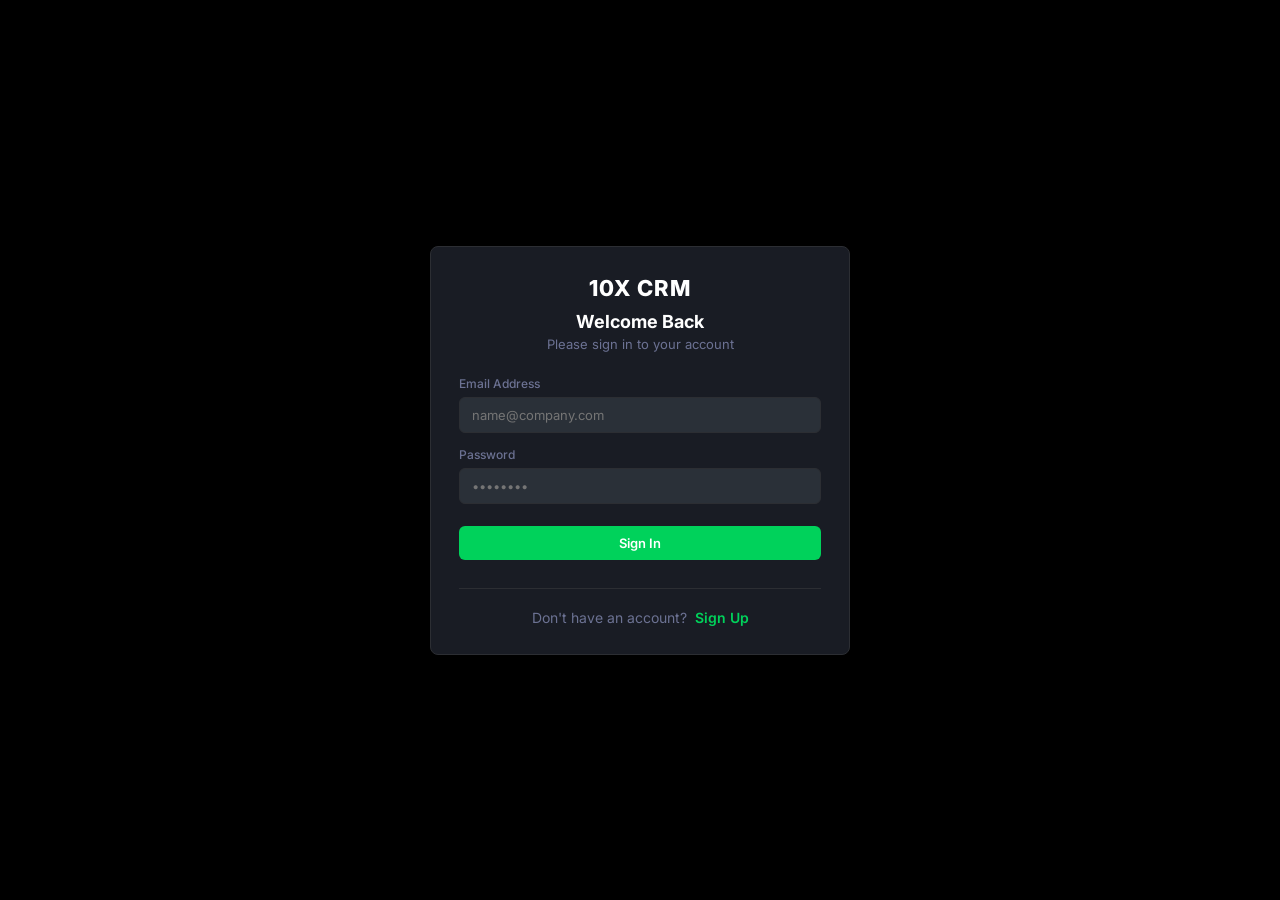
<file: index.html>
<!DOCTYPE html>
<html lang="en" data-theme="dark">

<head>
    <meta charset="UTF-8">
    <meta name="viewport" content="width=device-width, initial-scale=1.0">
    <title>10X CRM - Login</title>
    <link rel="stylesheet" href="css/style.css">
</head>

<body>
    <div class="auth-container">
        <div class="auth-card">
            <div class="auth-header">
                <a href="dashboard.html" class="logo-text">10X CRM</a>
                <h1 class="auth-title">Welcome Back</h1>
                <p class="auth-subtitle">Please sign in to your account</p>
            </div>
            <form id="form-signin" novalidate>
                <div class="form-group">
                    <label>Email Address</label>
                    <input id="signinEmail" type="email" class="form-control" placeholder="name@company.com">
                    <small id="signinEmailError" class="field-error-msg"></small>
                </div>
                <div class="form-group">
                    <label>Password</label>
                    <input id="signinPassword" type="password" class="form-control" placeholder="••••••••">
                    <small id="signinPasswordError" class="field-error-msg"></small>
                </div>
                <button type="submit" class="btn-primary">Sign In</button>
            </form>
            <div class="auth-footer">
                Don't have an account? <a href="signup.html">Sign Up</a>
            </div>
        </div>
    </div>

    <!-- Custom Alert Modal -->
    <div class="modal" id="appAlertModal">
        <div class="modal-content">
            <div class="modal-header">
                <h3 class="section-title" id="alertModalTitle">Notification</h3>
                <button type="button" class="modal-close-btn" onclick="closeAlertModal()">✖</button>
            </div>
            <p class="modal-message" id="alertModalMessage"></p>
            <div class="modal-actions">
                <button type="button" class="btn-primary btn-auto-width" onclick="closeAlertModal()">OK</button>
            </div>
        </div>
    </div>

    <script src="js/storage.js"></script>
    <script src="js/auth.js"></script>
</body>

</html>
</file>
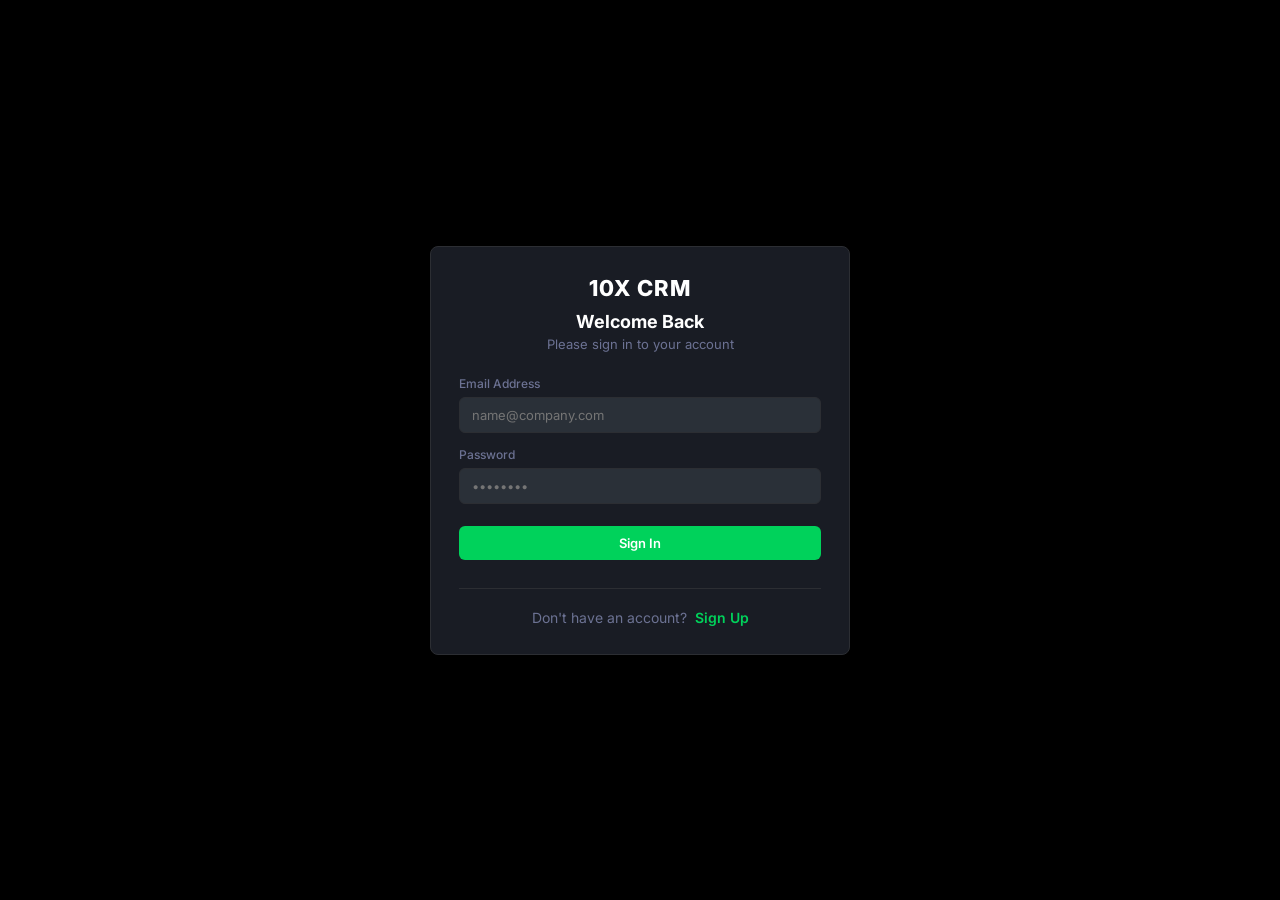
<file: clients.html>
<!DOCTYPE html>
<html lang="en" data-theme="dark">

<head>
    <meta charset="UTF-8">
    <meta name="viewport" content="width=device-width, initial-scale=1.0">
    <title>10X CRM - Clients</title>
    <link rel="stylesheet" href="css/style.css">
    <script src="js/guard.js"></script>
    <script src="js/storage.js"></script>
</head>

<body>
    <div class="app-container">

        <!-- Sidebar -->
        <aside class="sidebar">
            <div>
                <a href="dashboard.html" class="logo-text">10X CRM</a>
                <nav class="sidebar-nav">
                    <a href="dashboard.html" class="nav-link">📊 Dashboard</a>
                    <a href="clients.html" class="nav-link active">👥 Clients</a>
                    <a href="profile.html" class="nav-link">👤 Profile</a>
                </nav>
            </div>
            <div class="sidebar-clock">
                <span class="clock-label">⏰ Live Time</span>
                <span id="sidebarClock" class="clock-time">00:00:00</span>
            </div>
            <div class="sidebar-bottom">
                <div class="sidebar-theme-wrapper">
                    <div class="theme-switch-container">
                        <span class="theme-switch-label" id="sidebarThemeLabel">🌙 Theme</span>
                        <label class="theme-switch">
                            <input type="checkbox" id="sidebarThemeToggle" onchange="toggleThemeSlider(this.checked)">
                            <span class="slider"></span>
                        </label>
                    </div>
                </div>
                <div>
                    <a href="index.html" class="logout-btn" onclick="logout()">🚪 Logout</a>
                </div>
            </div>
        </aside>

        <!-- Main -->
        <main class="main-content">

            <!-- Page Header -->
            <div class="page-header">
                <h2>Clients</h2>
                <div style="display: flex; gap: 10px;">
                    <button class="btn-secondary btn-auto-width" onclick="resetClientsData()" title="Reset data from API">🔄 Reset Data</button>
                    <button class="btn-primary btn-auto-width" onclick="openAddClientModal()">+ Add Client</button>
                </div>
            </div>

            <!-- Toolbar: Search + Filter Chips + Sort -->
            <div class="clients-toolbar">
                <div class="toolbar-left">

                    <!-- Search -->
                    <div class="search-wrapper">
                        <span class="search-icon">🔍</span>
                        <input type="text" id="searchInput" class="form-control search-input" placeholder="Search...">
                    </div>

                    <!-- Filter Chips -->
                    <div class="filter-chips">
                        <button name="all" class="chip chip-active">All</button>
                        <button name="lead" class="chip">Lead</button>
                        <button name="contacted" class="chip">Contacted</button>
                        <button name="won" class="chip">Won</button>
                        <button name="lost" class="chip">Lost</button>
                    </div>

                </div>

                <!-- Sort -->
                <select class="form-control sort-select">
                    <option value="newest">Newest First</option>
                    <option value="oldest">Oldest First</option>
                    <option value="name_asc">Name A–Z</option>
                    <option value="deal_desc">Deal ↓</option>
                </select>
            </div>

            <!-- Clients Zone — JS fills this -->
            <div id="clientsZone"></div>

        </main>
    </div>

    <!-- Modal for adding new client -->
    <div class="modal" id="addClientModal">
        <div class="modal-content">
            <div class="modal-header">
                <h3 class="section-title">Add New Client</h3>
                <button type="button" class="modal-close-btn" onclick="closeAddClientModal()">✖</button>
            </div>
            <form id="addClientForm" onsubmit="handleAddClient(event)">
                <div class="form-group">
                    <label>First Name</label>
                    <input type="text" id="newFirstName" class="form-control" required placeholder="John">
                </div>
                <div class="form-group">
                    <label>Last Name</label>
                    <input type="text" id="newLastName" class="form-control" required placeholder="Doe">
                </div>
                <div class="form-group">
                    <label>Email</label>
                    <input type="email" id="newEmail" class="form-control" required placeholder="john@example.com">
                </div>
                <div class="form-group">
                    <label>Phone</label>
                    <input type="text" id="newPhone" class="form-control" required placeholder="+1 234 567 890">
                </div>
                <div class="form-group">
                    <label>Company</label>
                    <input type="text" id="newCompany" class="form-control" required placeholder="Acme Corp">
                </div>
                <div class="form-group">
                    <label>Deal Value ($)</label>
                    <input type="number" id="newDealValue" class="form-control" required placeholder="1500">
                </div>
                <div class="form-group">
                    <label>Status</label>
                    <select id="newStatus" class="form-control">
                        <option value="lead">Lead</option>
                        <option value="contacted">Contacted</option>
                        <option value="won">Won</option>
                        <option value="lost">Lost</option>
                    </select>
                </div>
                <button type="submit" class="btn-primary">Add Client</button>
            </form>
        </div>
    </div>

    <!-- Modal for editing client details on double-click -->
    <div class="modal" id="clientInfoModal">
        <div class="modal-content">
            <div class="modal-header">
                <h3 class="section-title">Edit Client Details</h3>
                <button type="button" class="modal-close-btn" onclick="closeClientModal()">✖</button>
            </div>
            <form id="editClientForm" onsubmit="saveClientEdits(event)">
                <div class="form-group">
                    <label>First Name</label>
                    <input type="text" id="editFirstName" class="form-control" required>
                </div>
                <div class="form-group">
                    <label>Last Name</label>
                    <input type="text" id="editLastName" class="form-control" required>
                </div>
                <div class="form-group">
                    <label>Email</label>
                    <input type="email" id="editEmail" class="form-control" required>
                </div>
                <div class="form-group">
                    <label>Phone</label>
                    <input type="text" id="editPhone" class="form-control" required>
                </div>
                <div class="form-group">
                    <label>Company</label>
                    <input type="text" id="editCompany" class="form-control" required>
                </div>
                <div class="form-group">
                    <label>Deal Value ($)</label>
                    <input type="number" id="editDealValue" class="form-control" required>
                </div>
                <div class="form-group">
                    <label>Status</label>
                    <select id="editStatus" class="form-control">
                        <option value="lead">Lead</option>
                        <option value="contacted">Contacted</option>
                        <option value="won">Won</option>
                        <option value="lost">Lost</option>
                    </select>
                </div>
                <button type="submit" class="btn-primary">Save Changes</button>
            </form>
        </div>
    </div>

    <!-- Custom Alert Modal (alert()-ის ნაცვლად) -->
    <div class="modal" id="appAlertModal">
        <div class="modal-content">
            <div class="modal-header">
                <h3 class="section-title" id="alertModalTitle">Notification</h3>
                <button type="button" class="modal-close-btn" onclick="closeAlertModal()">✖</button>
            </div>
            <p class="modal-message" id="alertModalMessage"></p>
            <div class="modal-actions">
                <button type="button" class="btn-primary btn-auto-width" onclick="closeAlertModal()">OK</button>
            </div>
        </div>
    </div>

    <!-- Custom Confirm Modal (confirm()-ის ნაცვლად) -->
    <div class="modal" id="appConfirmModal">
        <div class="modal-content">
            <div class="modal-header">
                <h3 class="section-title">Confirmation</h3>
                <button type="button" class="modal-close-btn" onclick="closeConfirmModal(false)">✖</button>
            </div>
            <p class="modal-message" id="confirmModalMessage">Are you sure?</p>
            <div class="modal-actions">
                <button type="button" class="btn-secondary" onclick="closeConfirmModal(false)">Cancel</button>
                <button type="button" class="btn-danger" onclick="closeConfirmModal(true)">Delete</button>
            </div>
        </div>
    </div>

    <script src="js/clients.js"></script>
</body>

</html>
</file>
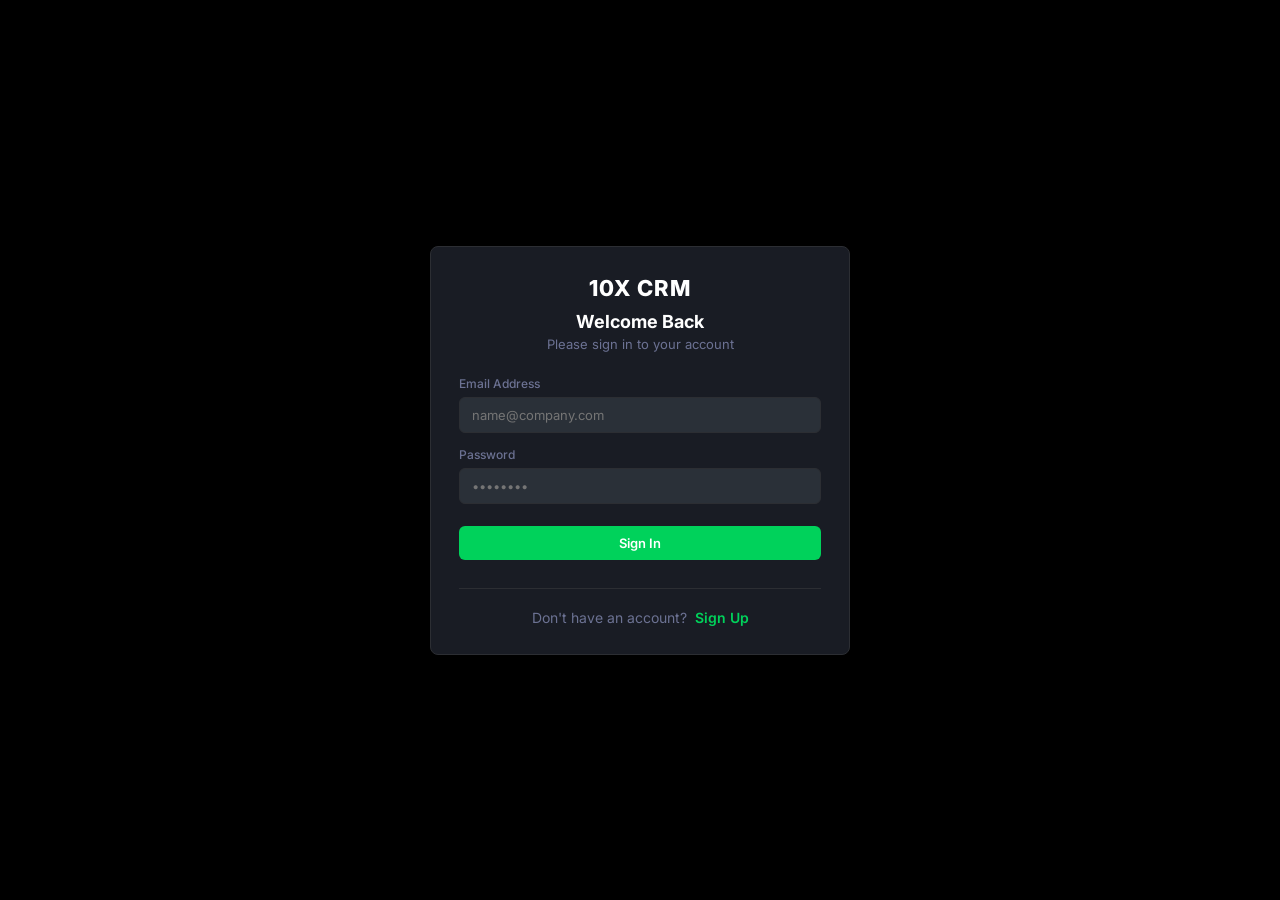
<file: dashboard.html>
<!DOCTYPE html>
<html lang="en" data-theme="dark">

<head>
    <meta charset="UTF-8">
    <meta name="viewport" content="width=device-width, initial-scale=1.0">
    <title>10X CRM - Dashboard</title>
    <link rel="stylesheet" href="css/style.css">
    <script src="js/guard.js"></script>
</head>

<body>
    <div class="app-container">
        <aside class="sidebar">
            <div>
                <a href="dashboard.html" class="logo-text">10X CRM</a>
                <nav class="sidebar-nav">
                    <a href="dashboard.html" class="nav-link active">📊 Dashboard</a>
                    <a href="clients.html" class="nav-link">👥 Clients</a>
                    <a href="profile.html" class="nav-link">👤 Profile</a>
                </nav>
            </div>
            <div class="sidebar-clock">
                <span class="clock-label">⏰ Live Time</span>
                <span id="sidebarClock" class="clock-time">00:00:00</span>
            </div>
            <div class="sidebar-bottom">
                <div class="sidebar-theme-wrapper">
                    <div class="theme-switch-container">
                        <span class="theme-switch-label" id="sidebarThemeLabel">🌙 Theme</span>
                        <label class="theme-switch">
                            <input type="checkbox" id="sidebarThemeToggle" onchange="toggleThemeSlider(this.checked)">
                            <span class="slider"></span>
                        </label>
                    </div>
                </div>
                <div>
                    <a href="index.html" class="logout-btn" onclick="logout()">🚪 Logout</a>
                </div>
            </div>
        </aside>

        <main class="main-content">
            <div class="page-header">
                <h2>Dashboard</h2>
            </div>

            <div class="stats-grid">
                <div class="stat-card">
                    <div class="stat-title">Total Clients</div>
                    <div id="total-clients" class="stat-value">0</div>
                </div>
                <div class="stat-card">
                    <div class="stat-title">Active Clients</div>
                    <div id="total-activeClients" class="stat-value">0</div>
                </div>
                <div class="stat-card">
                    <div class="stat-title">Won Revenue</div>
                    <div id="total-netRevenue" class="stat-value">$0</div>
                </div>
                <div class="stat-card">
                    <div class="stat-title">New This Week</div>
                    <div id="total-newThisWeek" class="stat-value">0</div>
                </div>
            </div>

            <h3 class="section-title">Pipeline Overview</h3>
            <div class="pipeline-grid">
                <div class="pipeline-card border-lead" onclick="filterClients('lead')">
                    <p class="stat-title">Lead</p>
                    <p class="stat-value" id="count-lead">0</p>
                </div>
                <div class="pipeline-card border-contacted" onclick="filterClients('contacted')">
                    <p class="stat-title">Contacted</p>
                    <p class="stat-value" id="count-contacted">0</p>
                </div>
                <div class="pipeline-card border-won" onclick="filterClients('won')">
                    <p class="stat-title">Won</p>
                    <p class="stat-value" id="count-won">0</p>
                </div>
                <div class="pipeline-card border-lost" onclick="filterClients('lost')">
                    <p class="stat-title">Lost</p>
                    <p class="stat-value" id="count-lost">0</p>
                </div>
            </div>

            <h3 class="section-title">Recent Clients</h3>
            <div class="table-container">
                <table>
                    <thead>
                        <tr>
                            <th>Name</th>
                            <th>Company</th>
                            <th>Deal Value</th>
                            <th>Status</th>
                        </tr>
                    </thead>
                    <tbody id="recent-clients">
                    </tbody>
                </table>
            </div>
            <div class="see-more-container">
                <a href="clients.html" class="see-more-link">See more &gt;</a>
            </div>
        </main>
    </div>
    <script src="js/storage.js"></script>
    <script src="js/dashboard.js"></script>
</body>

</html>
</file>
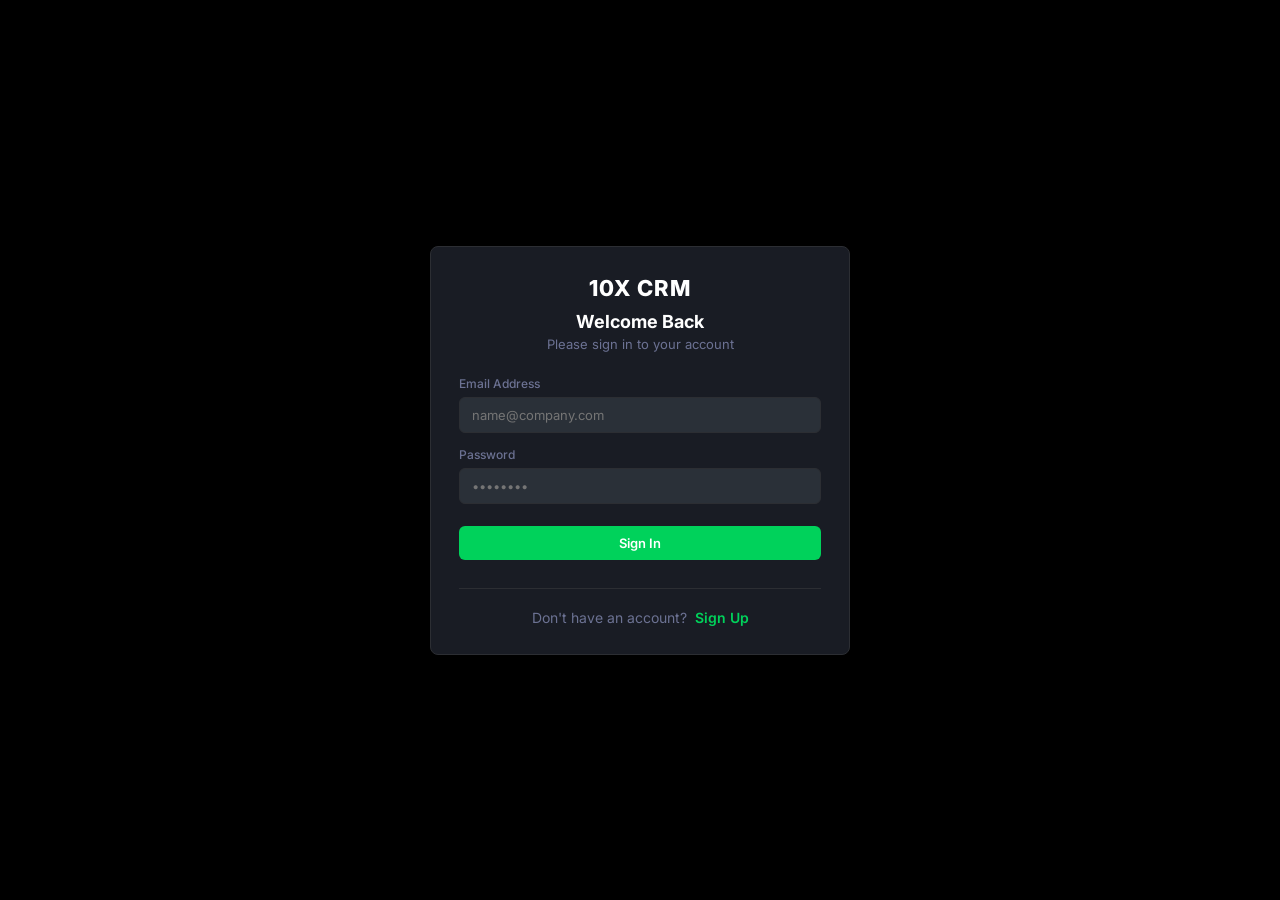
<file: profile.html>
<!DOCTYPE html>
<html lang="en" data-theme="dark">

<head>
    <meta charset="UTF-8">
    <meta name="viewport" content="width=device-width, initial-scale=1.0">
    <title>10X CRM - Profile</title>
    <link rel="stylesheet" href="css/style.css">
    <script src="js/guard.js"></script>
</head>

<body>
    <div class="app-container">
        <aside class="sidebar">
            <div>
                <a href="dashboard.html" class="logo-text">10X CRM</a>
                <nav class="sidebar-nav">
                    <a href="dashboard.html" class="nav-link">📊 Dashboard</a>
                    <a href="clients.html" class="nav-link">👥 Clients</a>
                    <a href="profile.html" class="nav-link active">👤 Profile</a>
                </nav>
            </div>
            <div class="sidebar-clock">
                <span class="clock-label">⏰ Live Time</span>
                <span id="sidebarClock" class="clock-time">00:00:00</span>
            </div>
            <div class="sidebar-bottom">
                <div class="sidebar-theme-wrapper">
                    <div class="theme-switch-container">
                        <span class="theme-switch-label" id="sidebarThemeLabel">🌙 Theme</span>
                        <label class="theme-switch">
                            <input type="checkbox" id="sidebarThemeToggle" onchange="toggleThemeSlider(this.checked)">
                            <span class="slider"></span>
                        </label>
                    </div>
                </div>
                <div>
                    <a href="index.html" class="logout-btn" onclick="logout()">🚪 Logout</a>
                </div>
            </div>
        </aside>

        <main class="main-content">
            <div class="page-header">
                <h2>User Profile & Settings</h2>
            </div>

            <div class="profile-grid">
                <!-- 1. Account Information -->
                <div class="stat-card profile-info">
                    <div class="table-header-container">
                        <h3 class="section-title">Account Information</h3>
                    </div>
                    <div class="form-group">
                        <label>Full Name</label>
                        <input type="text" id="profileName" class="form-control" readonly>
                    </div>
                    <div class="form-group">
                        <label>Email Address</label>
                        <input type="email" id="profileEmail" class="form-control" readonly>
                    </div>
                    <div class="form-group">
                        <label>Phone Number</label>
                        <input type="text" id="profilePhone" class="form-control" readonly placeholder="Not provided">
                    </div>
                    <div class="form-group">
                        <label>Company</label>
                        <input type="text" id="profileCompany" class="form-control" readonly>
                    </div>
                    <div class="profile-actions-bottom">
                        <button type="button" class="btn-primary btn-auto-width" onclick="openEditProfileModal()">Edit Profile</button>
                    </div>
                </div>

                <!-- 2. Theme Settings -->
                <div class="stat-card">
                    <h3 class="section-title">Theme Settings</h3>
                    <div class="form-group">
                        <label>Select Site Theme</label>
                        <select class="form-control" id="themeSelect" onchange="changeTheme(this.value)">
                            <option value="dark">Dark Mode</option>
                            <option value="light">Light Mode</option>
                        </select>
                    </div>
                </div>

                <!-- 3. Change Password -->
                <div class="stat-card">
                    <h3 class="section-title">Change Password</h3>
                    <form id="changePasswordForm" onsubmit="changePassword(event)">
                        <div class="form-group">
                            <label>Current Password</label>
                            <input type="password" id="currentPassword" class="form-control" required>
                        </div>
                        <div class="form-group">
                            <label>New Password</label>
                            <input type="password" id="newPassword" class="form-control" required>
                        </div>
                        <div class="form-group">
                            <label>Confirm New Password</label>
                            <input type="password" id="confirmNewPassword" class="form-control" required>
                        </div>
                        <small id="profilePasswordError" class="error-text"></small>
                        <button type="submit" class="btn-primary">Update Password</button>
                    </form>
                </div>
            </div>
        </main>
    </div>

    <!-- Modal for editing profile details -->
    <div class="modal" id="editProfileModal">
        <div class="modal-content">
            <div class="modal-header">
                <h3 class="section-title">Edit Profile Information</h3>
                <button type="button" class="modal-close-btn" onclick="closeEditProfileModal()">✖</button>
            </div>
            <form id="editProfileForm" onsubmit="saveProfileEdits(event)">
                <div class="form-group">
                    <label>Full Name</label>
                    <input type="text" id="editProfileName" class="form-control" required minlength="3">
                </div>
                <div class="form-group">
                    <label>Phone Number</label>
                    <input type="text" id="editProfilePhone" class="form-control" placeholder="+995 599 00 00 00">
                </div>
                <div class="form-group">
                    <label>Company Name</label>
                    <input type="text" id="editProfileCompany" class="form-control" required>
                </div>
                <button type="submit" class="btn-primary">Save Changes</button>
            </form>
        </div>
    </div>

    <!-- Custom Alert Modal (Alert-ის ნაცვლად) -->
    <div class="modal" id="appAlertModal">
        <div class="modal-content">
            <div class="modal-header">
                <h3 class="section-title" id="alertModalTitle">Notification</h3>
                <button type="button" class="modal-close-btn" onclick="closeAlertModal()">✖</button>
            </div>
            <p class="modal-message" id="alertModalMessage"></p>
            <div class="modal-actions">
                <button type="button" class="btn-primary btn-auto-width" onclick="closeAlertModal()">OK</button>
            </div>
        </div>
    </div>

    <script src="js/storage.js"></script>
    <script src="js/profile.js"></script>
</body>

</html>
</file>
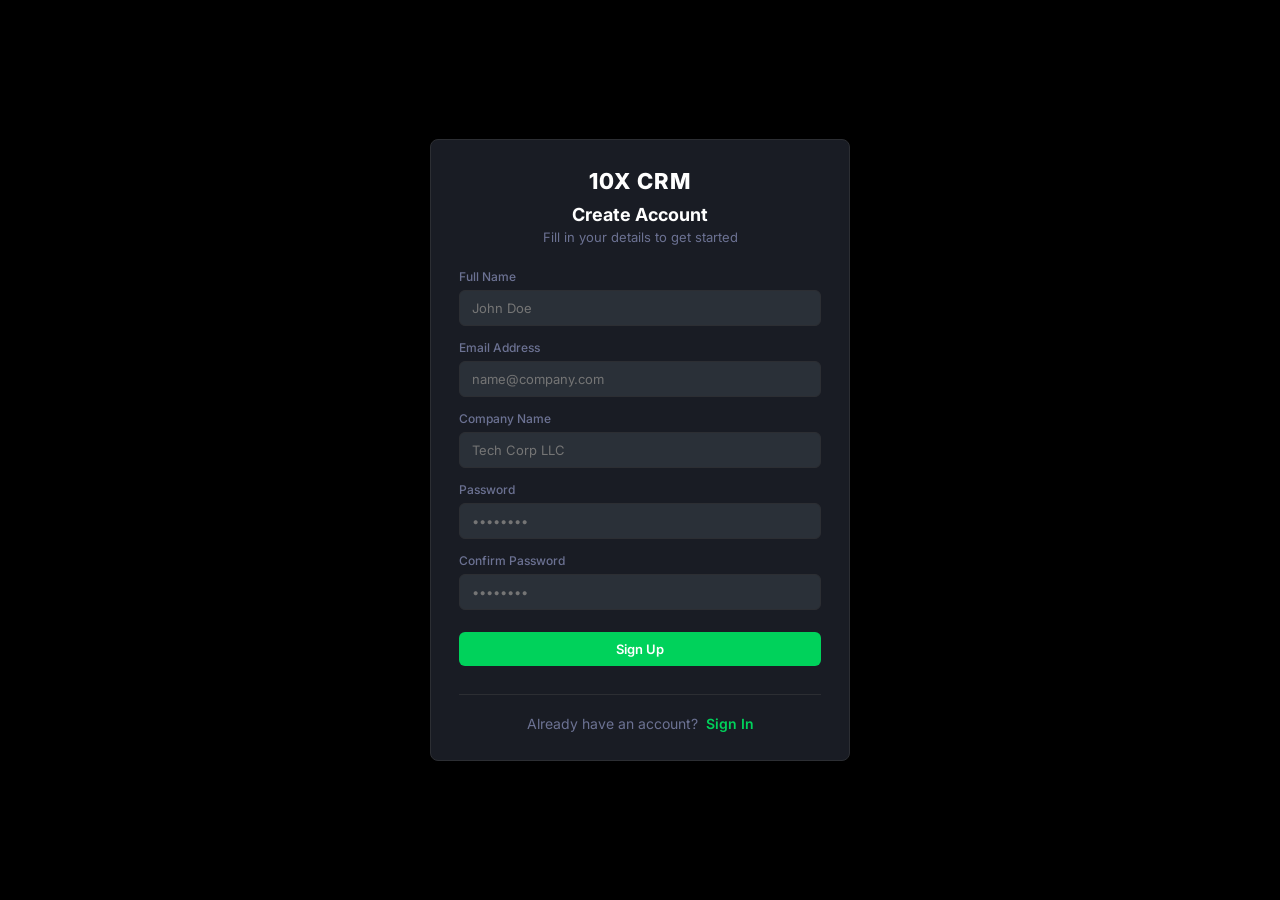
<file: signup.html>
<!DOCTYPE html>
<html lang="en" data-theme="dark">

<head>
    <meta charset="UTF-8">
    <meta name="viewport" content="width=device-width, initial-scale=1.0">
    <title>10X CRM - Sign Up</title>
    <link rel="stylesheet" href="css/style.css">
</head>

<body>
    <div class="auth-container">
        <div class="auth-card">
            <div class="auth-header">
                <a href="dashboard.html" class="logo-text">10X CRM</a>
                <h1 class="auth-title">Create Account</h1>
                <p class="auth-subtitle">Fill in your details to get started</p>
            </div>

            <form id="signupForm" novalidate>
                <div class="form-group">
                    <label>Full Name</label>
                    <input type="text" id="fullName" class="form-control" placeholder="John Doe">
                    <small id="fullNameError" class="field-error-msg"></small>
                </div>
                <div class="form-group">
                    <label>Email Address</label>
                    <input type="email" id="email" class="form-control" placeholder="name@company.com">
                    <small id="emailError" class="field-error-msg"></small>
                </div>
                <div class="form-group">
                    <label>Company Name</label>
                    <input type="text" id="company" class="form-control" placeholder="Tech Corp LLC">
                    <small id="companyError" class="field-error-msg"></small>
                </div>
                <div class="form-group">
                    <label>Password</label>
                    <div class="password-wrapper" id="passwordWrapper">
                        <input type="password" id="password" class="form-control" placeholder="••••••••">
                    </div>
                    <small id="passwordError" class="field-error-msg"></small>
                </div>
                <div class="form-group">
                    <label>Confirm Password</label>
                    <input type="password" id="confirmPassword" class="form-control" placeholder="••••••••">
                    <small id="confirmPasswordError" class="field-error-msg"></small>
                </div>

                <button type="submit" class="btn-primary">Sign Up</button>
            </form>

            <div class="auth-footer">
                Already have an account? <a href="index.html">Sign In</a>
            </div>
        </div>
    </div>

    <!-- Custom Alert Modal -->
    <div class="modal" id="appAlertModal">
        <div class="modal-content">
            <div class="modal-header">
                <h3 class="section-title" id="alertModalTitle">Notification</h3>
                <button type="button" class="modal-close-btn" onclick="closeAlertModal()">✖</button>
            </div>
            <p class="modal-message" id="alertModalMessage"></p>
            <div class="modal-actions">
                <button type="button" class="btn-primary btn-auto-width" onclick="closeAlertModal()">OK</button>
            </div>
        </div>
    </div>

    <script src="js/storage.js"></script>
    <script src="js/auth.js"></script>
</body>

</html>
</file>
<file: css/style.css>
@import url("https://fonts.googleapis.com/css2?family=Inter:wght@300;400;500;600;700&display=swap");

/* Dark Theme (Corona Admin Inspired) */
:root[data-theme="dark"] {
  --bg-main: #000000;
  --bg-card: #191c24;
  --bg-sidebar: #111317;
  --bg-active-nav: #0f1015;
  --border-color: #2c2e33;
  --text-primary: #ffffff;
  --text-secondary: #6c7293;
  --accent-color: #00d25b;
  --accent-hover: #00b34d;
  --input-bg: #2a3038;
  --shadow: 0 5px 10px rgba(0, 0, 0, 0.5);

  --status-lead: #0976a5;
  --status-contacted: #ffab00;
  --status-won: #00d25b;
  --status-lost: #fc424a;
}
.flex {
  display: flex;
}
.flex-group {
  display: flex;
  justify-content: space-between;
}
/* Light Theme (Linear & Stripe Inspired) */
:root[data-theme="light"] {
  --bg-main: #f8fafc;
  --bg-card: #ffffff;
  --bg-sidebar: #ffffff;
  --bg-active-nav: #e0e7ff; /* ღია იასამნისფერი აქტიური ნავიგაციისთვის */
  --border-color: #e2e8f0;
  --text-primary: #0f172a;
  --text-secondary: #64748b;
  --accent-color: #4f46e5; /* Linear/Stripe style indigo */
  --accent-hover: #4338ca;
  --input-bg: #f1f5f9;
  --shadow: 0 4px 6px -1px rgba(0, 0, 0, 0.05);

  --status-lead: #2563eb;
  --status-contacted: #d97706;
  --status-won: #10b981;
  --status-lost: #ef4444;
}

* {
  margin: 0;
  padding: 0;
  box-sizing: border-box;
  font-family: "Inter", sans-serif;
  transition:
    background-color 0.2s,
    color 0.2s,
    border-color 0.2s;
}

/* Custom Scrollbars (No third party libraries) */
::-webkit-scrollbar {
  width: 6px;
  height: 6px;
}
::-webkit-scrollbar-track {
  background: var(--bg-main);
}
::-webkit-scrollbar-thumb {
  background: var(--border-color);
  border-radius: 3px;
}
::-webkit-scrollbar-thumb:hover {
  background: var(--text-secondary);
}

body {
  background-color: var(--bg-main);
  color: var(--text-primary);
  min-height: 100vh;
  overflow-x: hidden;
}

/* Auth Layout */
.auth-container {
  display: flex;
  justify-content: center;
  align-items: center;
  min-height: 100vh;
  padding: 20px;
}

.auth-card {
  background-color: var(--bg-card);
  border: 1px solid var(--border-color);
  border-radius: 8px;
  padding: 28px;
  width: 100%;
  max-width: 420px;
  box-shadow: var(--shadow);
}

.auth-header {
  text-align: center;
  margin-bottom: 24px;
}

.logo-text {
  font-size: 22px;
  font-weight: 800;
  letter-spacing: 1px;
  color: var(--text-primary);
  display: inline-block;
  cursor: default;
}

.auth-title {
  font-size: 18px;
  margin-top: 10px;
  color: var(--text-primary);
}

.auth-subtitle {
  font-size: 13px;
  color: var(--text-secondary);
  margin-top: 4px;
}

.form-group {
  margin-bottom: 14px;
}

#themeSelect {
  width: 140px;
}

.form-group label {
  display: block;
  font-size: 12px;
  font-weight: 500;
  color: var(--text-secondary);
  margin-bottom: 6px;
}

.form-control {
  width: 100%;
  padding: 9px 12px;
  background-color: var(--input-bg);
  border: 1px solid var(--border-color);
  border-radius: 6px;
  color: var(--text-primary);
  font-size: 13px;
  outline: none;
}

.form-control:focus {
  border-color: var(--accent-color);
}
.form-control:focus::placeholder {
  opacity: 0;
}

.btn-primary {
  width: 100%;
  padding: 9px 14px;
  background-color: var(--accent-color);
  color: white;
  border: none;
  border-radius: 6px;
  font-weight: 600;
  font-size: 13px;
  cursor: pointer;
  margin-top: 8px;
}

.btn-primary:hover {
  background-color: var(--accent-hover);
}

.btn-auto-width {
  width: auto;
  padding: 10px 20px;
}

.auth-footer {
  text-align: center;
  margin-top: 28px;
  padding-top: 20px;
  border-top: 1px solid var(--border-color);
  font-size: 14px;
  color: var(--text-secondary);
  display: flex;
  align-items: center;
  justify-content: center;
  gap: 8px;
}

.auth-footer a {
  color: var(--accent-color);
  text-decoration: none;
  font-weight: 600;
}

.auth-footer a:hover {
  text-decoration: underline;
}

.form-control.input-error {
  border-color: var(--status-lost) !important;
  background-color: rgba(252, 66, 74, 0.06);
}

.field-error-msg {
  color: var(--status-lost);
  font-size: 12px;
  font-weight: 500;
  margin-top: 5px;
  display: none;
  align-items: center;
  gap: 4px;
  line-height: 1.3;
}

.field-error-msg.visible {
  display: flex;
}

.field-error-msg::before {
  content: "⚠️";
  font-size: 11px;
}

.error-text {
  color: var(--status-lost);
  font-size: 12px;
  margin-top: 6px;
  display: none;
}

/* App Layout */
.app-container {
  display: flex;
  min-height: 100vh;
}

.sidebar {
  width: 215px;
  background-color: var(--bg-sidebar);
  border-right: 1px solid var(--border-color);
  padding: 18px 12px;
  display: flex;
  flex-direction: column;
  justify-content: space-between;
}

.sidebar-nav {
  display: flex;
  flex-direction: column;
  gap: 6px;
  margin-top: 24px;
}

.nav-link {
  display: flex;
  align-items: center;
  gap: 10px;
  padding: 9px 12px;
  color: var(--text-secondary);
  text-decoration: none;
  border-radius: 6px;
  font-weight: 500;
  font-size: 13px;
}

/* Navigation Light / Dark fix */
.nav-link:hover,
.nav-link.active {
  background-color: var(--bg-active-nav);
  color: var(--accent-color);
  border-left: 3px solid var(--accent-color);
  font-weight: 600;
  padding: 9px 10px;
}

/* Sidebar Live Clock */
.sidebar-clock {
  margin-top: auto;
  margin-bottom: 12px;
  padding: 10px 14px;
  background-color: var(--input-bg);
  border: 1px solid var(--border-color);
  border-radius: 8px;
  display: flex;
  align-items: center;
  justify-content: space-between;
}

.sidebar-clock .clock-label {
  display: flex;
  align-items: center;
  gap: 6px;
  font-size: 13px;
  font-weight: 500;
  color: var(--text-secondary);
}

.sidebar-clock .clock-time {
  font-family: "Consolas", "Courier New", monospace;
  font-size: 14px;
  font-weight: 700;
  color: var(--accent-color);
  letter-spacing: 0.8px;
}

.sidebar-bottom {
  display: flex;
  flex-direction: column;
  gap: 12px;
  border-top: 1px solid var(--border-color);
  padding-top: 16px;
}

.theme-btn {
  display: flex;
  align-items: center;
  gap: 12px;
  padding: 10px 16px;
  background: var(--input-bg);
  border: 1px solid var(--border-color);
  color: var(--text-primary);
  cursor: pointer;
  width: 100%;
  border-radius: 6px;
  font-size: 14px;
}

.logout-btn {
  justify-content: center;
  gap: 8px;
  padding: 12px 18px;
  color: var(--status-lost);
  text-decoration: none;
  border-radius: 6px;
  font-weight: 600;
  transition: all 0.2s ease;
}

.logout-btn:hover {
  color: rgb(255, 0, 0);
}

.settings-btn {
  padding: 12px 18px;
  text-decoration: none;
  color: var(--text-secondary);
}
.settings-btn:hover {
  color: var(--accent-color);
}
.settings-btn.active {
  color: var(--accent-color);
}

.main-content {
  flex: 1;
  padding: 20px 24px;
  overflow-y: auto;
}

.page-header {
  display: flex;
  justify-content: space-between;
  align-items: center;
  margin-bottom: 20px;
}

.page-header h2 {
  font-size: 20px;
  font-weight: 700;
}

.clock-display {
  font-size: 14px;
  font-weight: 600;
  color: var(--text-secondary);
}

.stats-grid {
  display: grid;
  grid-template-columns: repeat(auto-fit, minmax(180px, 1fr));
  gap: 14px;
  margin-bottom: 20px;
}

.stat-card {
  background-color: var(--bg-card);
  border: 1px solid var(--border-color);
  padding: 14px 16px;
  border-radius: 8px;
  box-shadow: var(--shadow);
}

.stat-title {
  font-size: 12px;
  color: var(--text-secondary);
}

.stat-value {
  font-size: 20px;
  font-weight: 700;
  margin-top: 4px;
}

.section-title {
  margin-bottom: 12px;
  font-size: 15px;
  font-weight: 600;
}

.pipeline-grid {
  display: grid;
  grid-template-columns: repeat(4, 1fr);
  gap: 12px;
  margin-bottom: 20px;
}

.pipeline-card {
  background-color: var(--bg-card);
  border: 1px solid var(--border-color);
  padding: 12px 14px;
  border-radius: 8px;
  cursor: pointer;
}

.border-lead {
  border-top: 3px solid var(--status-lead);
}
.border-contacted {
  border-top: 3px solid var(--status-contacted);
}
.border-won {
  border-top: 3px solid var(--status-won);
}
.border-lost {
  border-top: 3px solid var(--status-lost);
}

.table-container {
  background-color: var(--bg-card);
  border: 1px solid var(--border-color);
  border-radius: 8px;
  max-height: 520px;
  overflow-y: auto;
}

.see-more-container {
  display: flex;
  justify-content: flex-end;
  margin-top: 10px;
}

.see-more-link {
  color: var(--accent-color);
  text-decoration: none;
  font-size: 13px;
  font-weight: 600;
  transition: color 0.2s ease;
}

.see-more-link:hover {
  text-decoration: underline;
}

table {
  width: 100%;
  border-collapse: collapse;
  text-align: left;
}

th,
td {
  padding: 10px 14px;
  border-bottom: 1px solid var(--border-color);
  font-size: 13px;
}

th {
  color: var(--text-secondary);
  font-weight: 500;
  background-color: var(--input-bg);
  position: sticky;
  top: 0;
  z-index: 2;
}

.badge {
  padding: 4px 10px;
  border-radius: 4px;
  font-size: 12px;
  font-weight: 600;
  text-transform: lowercase;
}

.badge-lead {
  background: rgba(9, 118, 165, 0.15);
  color: var(--status-lead);
}
.badge-contacted {
  background: rgba(255, 171, 0, 0.15);
  color: var(--status-contacted);
}
.badge-won {
  background: rgba(0, 210, 91, 0.15);
  color: var(--status-won);
}
.badge-lost {
  background: rgba(252, 66, 74, 0.15);
  color: var(--status-lost);
}

/* Clients Controls */
.controls-bar {
  display: flex;
  gap: 16px;
  margin-bottom: 24px;
}

.search-input {
  max-width: 300px;
}

.filter-select {
  max-width: 180px;
}

.action-btn {
  background: none;
  border: none;
  cursor: pointer;
}

.action-edit {
  color: var(--accent-color);
}

.action-delete {
  color: var(--status-lost);
  margin-left: 8px;
}

/* Profile Grid */
.profile-grid {
  display: grid;
  grid-template-columns: repeat(auto-fit, minmax(300px, 1fr));
  gap: 32px;
}

/* Modal */
.modal {
  display: none;
  position: fixed;
  top: 0;
  left: 0;
  width: 100%;
  height: 100%;
  background: rgba(0, 0, 0, 0.7);
  justify-content: center;
  align-items: center;
  z-index: 1000;
}

.modal-content {
  background: var(--bg-card);
  border: 1px solid var(--border-color);
  padding: 24px;
  border-radius: 8px;
  width: 100%;
  max-width: 500px;
}

.btn-secondary {
  padding: 10px 18px;
  background-color: var(--input-bg);
  color: var(--text-primary);
  border: 1px solid var(--border-color);
  border-radius: 6px;
  font-weight: 600;
  cursor: pointer;
}

.btn-secondary:hover {
  background-color: var(--border-color);
}

.btn-danger {
  padding: 10px 18px;
  background-color: var(--status-lost);
  color: white;
  border: none;
  border-radius: 6px;
  font-weight: 600;
  cursor: pointer;
}

.btn-danger:hover {
  opacity: 0.9;
}

.modal-actions {
  display: flex;
  justify-content: flex-end;
  gap: 12px;
  margin-top: 20px;
}

.modal-message {
  margin-bottom: 20px;
  font-size: 14px;
  color: var(--text-primary);
  line-height: 1.5;
}
.Setting-page {
  width: 582px;
}
.theme-card {
  display: flex;
}
.toggle-theme {
  margin-bottom: 30px;
}
.toggle-theme h3 {
  margin-bottom: 0;
  padding-top: 10px;
}
.toggle-theme-control {
  display: flex;
  justify-content: space-between;
  width: 70%;
  margin-bottom: 0;
}
.toggle-theme-control label {
  margin: 0;
  padding-top: 15px;
}

.password-wrapper {
  position: relative;
}

.form-control.input-weak {
  border-color: #e74c3c;
  transition: border-color 0.3s ease;
}

.form-control.input-medium {
  border-color: #e67e22;
  transition: border-color 0.3s ease;
}

.form-control.input-strong {
  border-color: #27ae60;
  transition: border-color 0.3s ease;
}

.error-text {
  display: block;
  visibility: hidden;
  font-size: 0.8rem;
  font-weight: 500;
  min-height: 1.2em;
  margin-top: 4px;
  margin-bottom: 2px;
  transition: color 0.3s ease;
}

.error-text.visible {
  visibility: visible;
}

.error-text.error-weak {
  color: #e74c3c;
}

.error-text.error-medium {
  color: #e67e22;
}

.error-text.error-strong {
  color: #27ae60;
}

/* ============================================
   Clients Page
   ============================================ */

/* Toolbar */
.clients-toolbar {
  display: flex;
  justify-content: space-between;
  align-items: center;
  gap: 16px;
  margin-bottom: 24px;
  flex-wrap: wrap;
}

.toolbar-left {
  display: flex;
  align-items: center;
  gap: 16px;
  flex-wrap: wrap;
}

/* Search */
.search-wrapper {
  position: relative;
  display: flex;
  align-items: center;
}

.search-icon {
  position: absolute;
  left: 12px;
  font-size: 14px;
  pointer-events: none;
}

.search-wrapper .search-input {
  max-width: 260px;
  padding-left: 36px;
}

/* Sort select */
.sort-select {
  width: auto;
  min-width: 150px;
}

/* Filter chips */
.filter-chips {
  display: flex;
  gap: 8px;
  flex-wrap: wrap;
}

.chip {
  padding: 6px 16px;
  border-radius: 20px;
  border: 1px solid var(--border-color);
  background: transparent;
  color: var(--text-secondary);
  font-size: 13px;
  font-weight: 500;
  cursor: pointer;
}

.chip:hover {
  border-color: var(--accent-color);
  color: var(--accent-color);
}

.chip-active {
  background: var(--accent-color);
  border-color: var(--accent-color);
  color: #fff;
}

/* Loading / Error zone */
.clients-feedback {
  display: flex;
  flex-direction: column;
  align-items: center;
  gap: 16px;
  padding: 80px 24px;
  text-align: center;
}

.clients-error {
  background: var(--bg-card);
  border: 1px solid var(--border-color);
  border-radius: 8px;
}

.feedback-text {
  font-size: 15px;
  color: var(--text-secondary);
}

.no-clients-text {
  padding: 40px;
  color: var(--text-secondary);
  text-align: center;
}

/* Loading spinner */
.loading-spinner {
  width: 40px;
  height: 40px;
  border: 3px solid var(--border-color);
  border-top-color: var(--accent-color);
  border-radius: 50%;
  animation: spin 0.8s linear infinite;
}

@keyframes spin {
  to {
    transform: rotate(360deg);
  }
}

/* Client name cell */
.client-name-cell {
  display: flex;
  align-items: center;
  gap: 12px;
}
.client-cell {
  display: flex;
  align-items: center;
}

/* Avatar */
.client-avatar {
  width: 36px;
  height: 36px;
  border-radius: 50%;
  display: flex;
  align-items: center;
  justify-content: center;
  font-size: 13px;
  font-weight: 700;
  color: #fff;
  flex-shrink: 0;
  text-transform: uppercase;
}
.client-cell > .client-name {
  margin-left: 10px;
}

.avatar-color-1 {
  background: #0976a5;
}
.avatar-color-2 {
  background: #00d25b;
}
.avatar-color-3 {
  background: #ffab00;
}
.avatar-color-4 {
  background: #fc424a;
}
.avatar-color-5 {
  background: #7c3aed;
}
.avatar-color-6 {
  background: #0ea5e9;
}
.avatar-color-7 {
  background: #f97316;
}

/* Deal value */
.deal-value {
  font-weight: 600;
  color: var(--accent-color);
}

/* Row hover & pointer */
.client-row {
  cursor: pointer;
}

.client-row:hover {
  background: var(--input-bg);
}

/* Page title */
.page-title {
  font-size: 24px;
  font-weight: 700;
}

/* Modal close button */
.modal-close-btn {
  background: none;
  border: none;
  color: var(--text-secondary);
  font-size: 18px;
  cursor: pointer;
  padding: 4px 8px;
  border-radius: 4px;
}

.modal-close-btn:hover {
  color: var(--status-lost);
}

.modal-header {
  display: flex;
  justify-content: space-between;
  align-items: center;
  margin-bottom: 20px;
}

/* Client Info Modal details styling */
.client-details {
  display: flex;
  flex-direction: column;
  gap: 12px;
}

.detail-row {
  display: flex;
  justify-content: space-between;
  align-items: center;
  padding: 10px 14px;
  background: var(--input-bg);
  border-radius: 6px;
  border: 1px solid var(--border-color);
}

.highlight-row {
  border-color: var(--accent-color);
  background: rgba(0, 210, 91, 0.08);
}

.detail-label {
  font-size: 13px;
  color: var(--text-secondary);
  font-weight: 500;
}

.detail-value {
  font-size: 14px;
  font-weight: 600;
  color: var(--text-primary);
}

/* Phone number highlighted style */
.phone-highlight {
  color: var(--accent-color);
  font-size: 16px;
  font-weight: 700;
  letter-spacing: 0.5px;
}

#modal-status {
  outline: none;
  background-color: var(--input-bg);
}

/* Clickable Logo */
.logo-text {
  cursor: pointer;
  text-decoration: none;
  color: inherit;
  display: inline-block;
}

/* Sidebar Theme Switch Slider */
.sidebar-theme-wrapper {
  margin-bottom: 12px;
}

.theme-switch-container {
  display: flex;
  align-items: center;
  justify-content: space-between;
  padding: 8px 12px;
  background: var(--input-bg);
  border-radius: 6px;
  border: 1px solid var(--border-color);
}

.theme-switch-label {
  font-size: 13px;
  color: var(--text-secondary);
  display: flex;
  align-items: center;
  gap: 6px;
  font-weight: 500;
}

.theme-switch {
  position: relative;
  display: inline-block;
  width: 44px;
  height: 22px;
}

.theme-switch input {
  opacity: 0;
  width: 0;
  height: 0;
}

.slider {
  position: absolute;
  cursor: pointer;
  top: 0;
  left: 0;
  right: 0;
  bottom: 0;
  background-color: #374151;
  transition: 0.3s;
  border-radius: 22px;
}

.slider:before {
  position: absolute;
  content: "";
  height: 16px;
  width: 16px;
  left: 3px;
  bottom: 3px;
  background-color: #ffffff;
  transition: 0.3s;
  border-radius: 50%;
}

.theme-switch input:checked + .slider {
  background-color: var(--accent-color);
}

.theme-switch input:checked + .slider:before {
  transform: translateX(22px);
}

/* Pagination Styling for clients.html */
.pagination-container {
  display: flex;
  justify-content: space-between;
  align-items: center;
  padding: 16px 0 0 0;
  margin-top: 16px;
  border-top: 1px solid var(--border-color);
}

.pagination-info {
  font-size: 13px;
  color: var(--text-secondary);
}

.pagination-controls {
  display: flex;
  gap: 6px;
  align-items: center;
}

.page-btn {
  padding: 6px 12px;
  border: 1px solid var(--border-color);
  background: var(--bg-card);
  color: var(--text-primary);
  border-radius: 4px;
  cursor: pointer;
  font-size: 13px;
  transition: all 0.2s;
}

.page-btn:hover:not(:disabled) {
  border-color: var(--accent-color);
  color: var(--accent-color);
}

.page-btn.active {
  background: var(--accent-color);
  color: #ffffff;
  border-color: var(--accent-color);
}

.page-btn:disabled {
  opacity: 0.4;
  cursor: not-allowed;
}

/* Profile button container at bottom */
.profile-actions-bottom {
  margin-top: 16px;
  display: flex;
  justify-content: flex-end;
}
</file>
